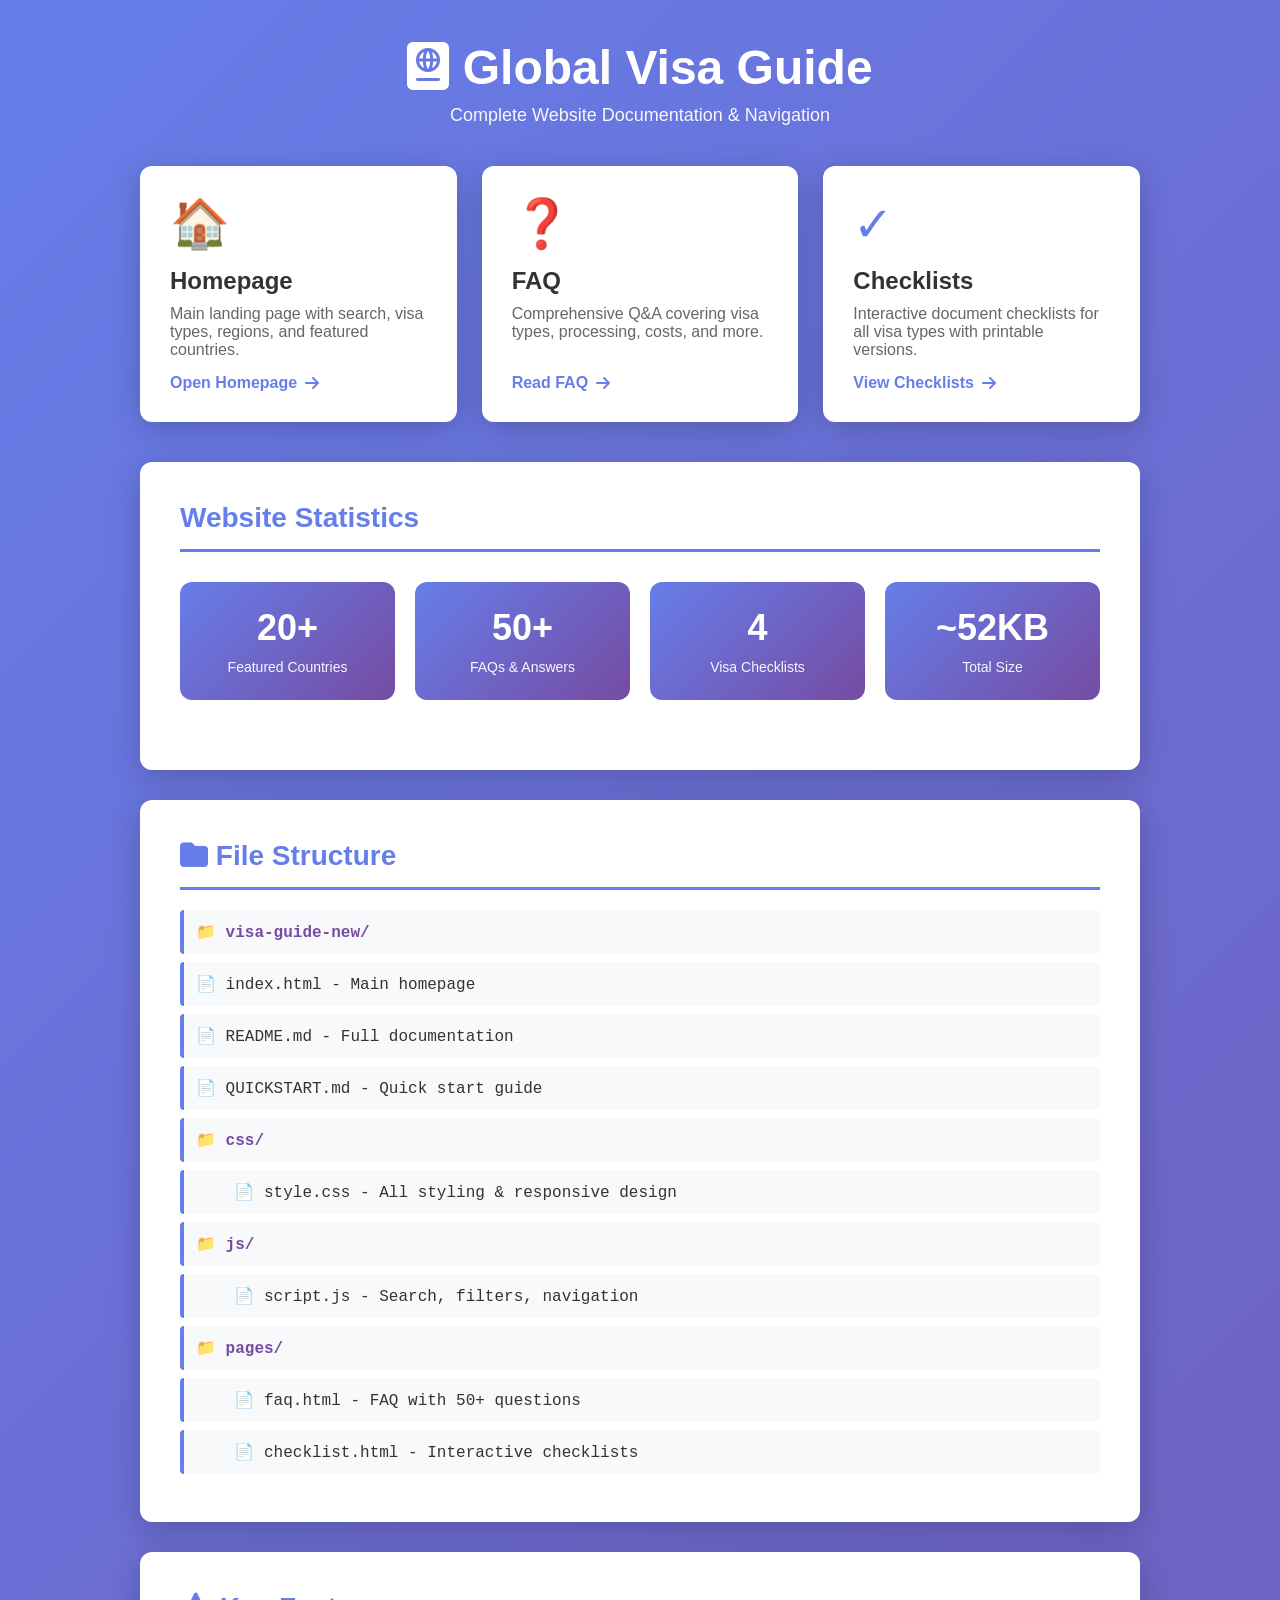
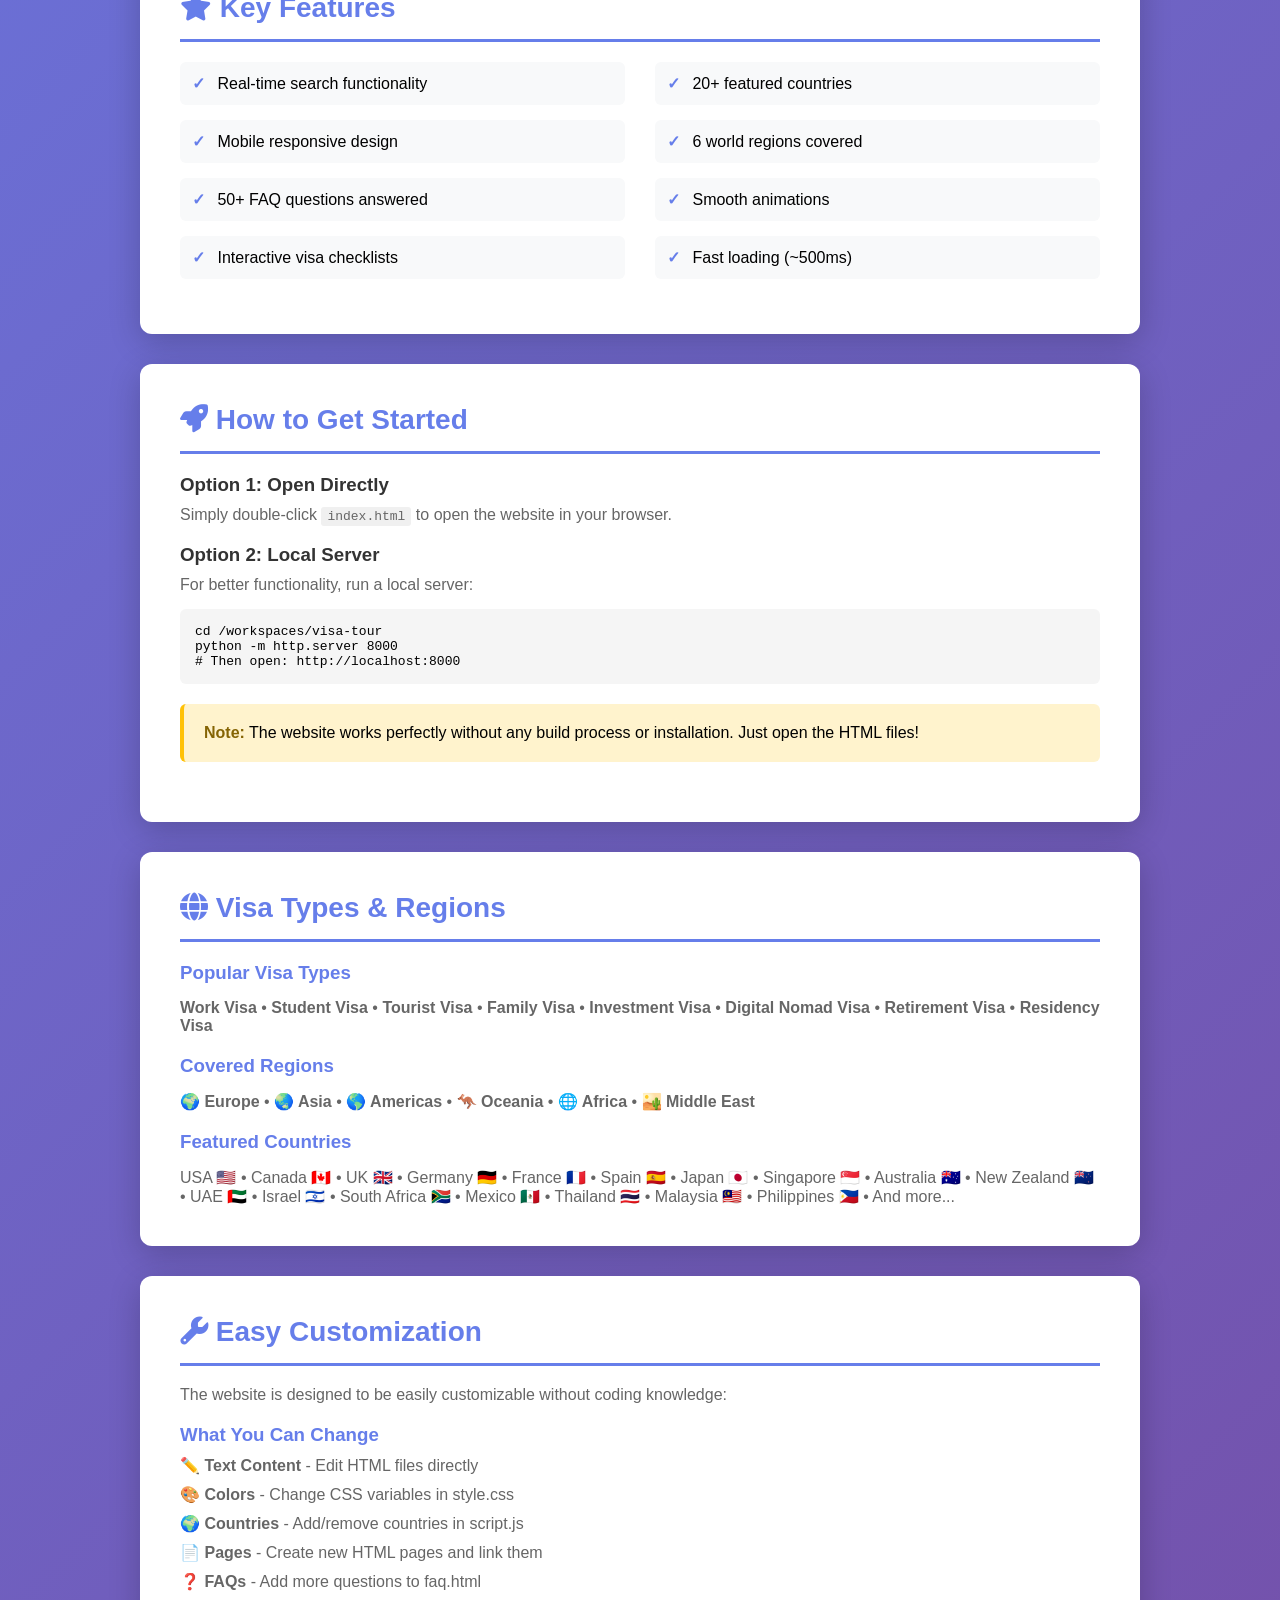
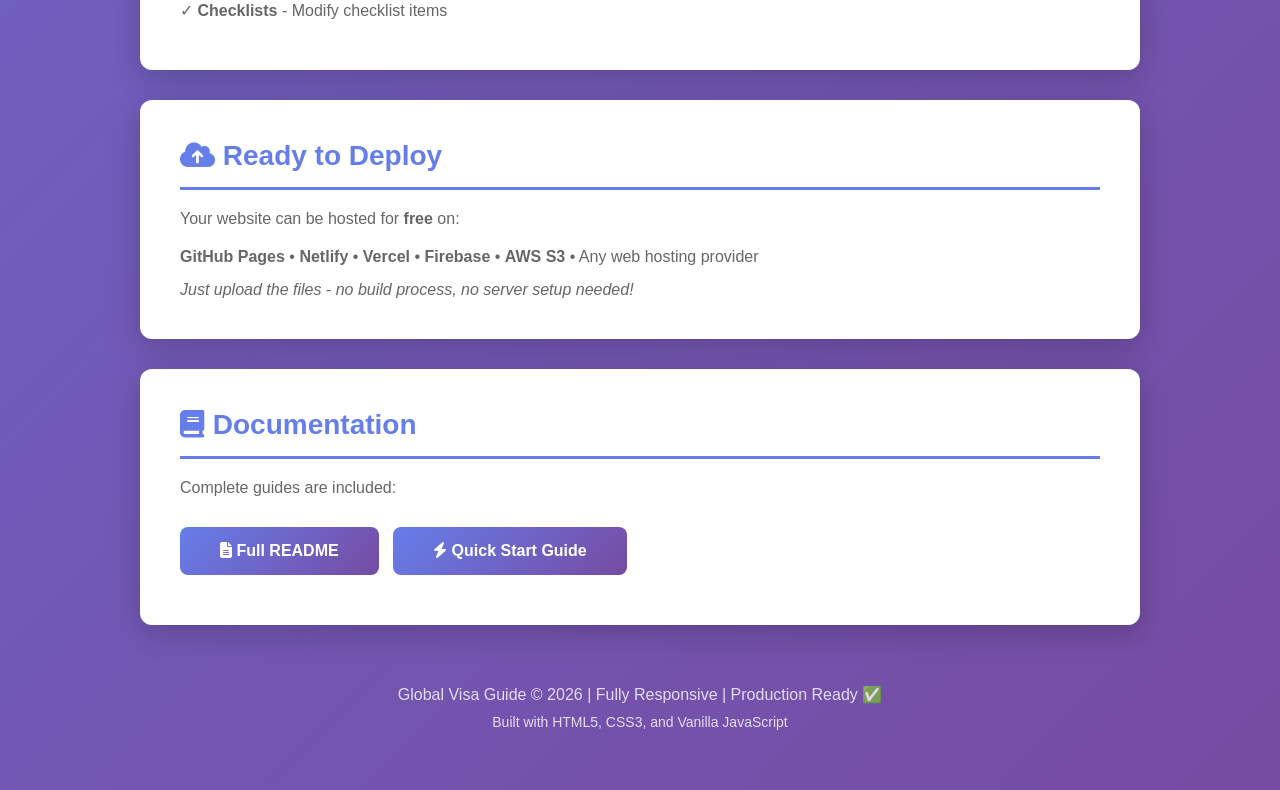
<file: index-docs.html>
<!DOCTYPE html>
<html lang="en">
<head>
    <meta charset="UTF-8">
    <meta name="viewport" content="width=device-width, initial-scale=1.0">
    <title>Website Index - Global Visa Guide</title>
    <link rel="stylesheet" href="https://cdnjs.cloudflare.com/ajax/libs/font-awesome/6.4.0/css/all.min.css">
    <style>
        * {
            margin: 0;
            padding: 0;
            box-sizing: border-box;
        }
        
        body {
            font-family: 'Segoe UI', Tahoma, Geneva, Verdana, sans-serif;
            background: linear-gradient(135deg, #667eea 0%, #764ba2 100%);
            min-height: 100vh;
            padding: 40px 20px;
        }
        
        .container {
            max-width: 1000px;
            margin: 0 auto;
        }
        
        .header {
            text-align: center;
            color: white;
            margin-bottom: 40px;
        }
        
        .header h1 {
            font-size: 48px;
            margin-bottom: 10px;
        }
        
        .header p {
            font-size: 18px;
            opacity: 0.95;
        }
        
        .grid {
            display: grid;
            grid-template-columns: repeat(auto-fit, minmax(300px, 1fr));
            gap: 25px;
            margin-bottom: 40px;
        }
        
        .card {
            background: white;
            border-radius: 12px;
            padding: 30px;
            box-shadow: 0 8px 32px rgba(0, 0, 0, 0.2);
            transition: all 0.3s ease;
            text-decoration: none;
            color: inherit;
            display: flex;
            flex-direction: column;
            cursor: pointer;
        }
        
        .card:hover {
            transform: translateY(-5px);
            box-shadow: 0 12px 40px rgba(0, 0, 0, 0.3);
        }
        
        .card-icon {
            font-size: 48px;
            margin-bottom: 15px;
            color: #667eea;
        }
        
        .card h2 {
            font-size: 24px;
            margin-bottom: 10px;
            color: #333;
        }
        
        .card p {
            color: #666;
            margin-bottom: 15px;
            flex: 1;
        }
        
        .card-link {
            color: #667eea;
            font-weight: 600;
            display: inline-flex;
            align-items: center;
            gap: 8px;
            margin-top: auto;
        }
        
        .card-link:hover {
            gap: 12px;
        }
        
        .section {
            background: white;
            border-radius: 12px;
            padding: 40px;
            margin-bottom: 30px;
            box-shadow: 0 8px 32px rgba(0, 0, 0, 0.2);
        }
        
        .section h2 {
            color: #667eea;
            margin-bottom: 20px;
            font-size: 28px;
            border-bottom: 3px solid #667eea;
            padding-bottom: 15px;
        }
        
        .file-list {
            list-style: none;
            margin: 0;
        }
        
        .file-list li {
            padding: 12px;
            margin: 8px 0;
            background: #f8f9fa;
            border-left: 4px solid #667eea;
            border-radius: 4px;
            font-family: 'Courier New', monospace;
            color: #333;
        }
        
        .file-list li.folder {
            color: #764ba2;
            font-weight: 600;
        }
        
        .feature-list {
            columns: 2;
            gap: 30px;
        }
        
        .feature-list li {
            padding: 12px;
            margin-bottom: 15px;
            background: #f8f9fa;
            border-radius: 6px;
            list-style: none;
        }
        
        .feature-list li:before {
            content: "✓ ";
            color: #667eea;
            font-weight: bold;
            margin-right: 8px;
        }
        
        .stats {
            display: grid;
            grid-template-columns: repeat(auto-fit, minmax(150px, 1fr));
            gap: 20px;
            margin: 30px 0;
        }
        
        .stat-box {
            background: linear-gradient(135deg, #667eea 0%, #764ba2 100%);
            color: white;
            padding: 25px;
            border-radius: 12px;
            text-align: center;
        }
        
        .stat-box .number {
            font-size: 36px;
            font-weight: bold;
            margin-bottom: 10px;
        }
        
        .stat-box .label {
            font-size: 14px;
            opacity: 0.95;
        }
        
        .button {
            display: inline-block;
            padding: 15px 40px;
            background: linear-gradient(135deg, #667eea 0%, #764ba2 100%);
            color: white;
            text-decoration: none;
            border-radius: 8px;
            font-weight: 600;
            margin: 10px 10px 10px 0;
            transition: all 0.3s ease;
            border: none;
            cursor: pointer;
            font-size: 16px;
        }
        
        .button:hover {
            transform: translateY(-2px);
            box-shadow: 0 6px 20px rgba(102, 126, 234, 0.4);
        }
        
        .note-box {
            background: #fff3cd;
            border-left: 4px solid #ffc107;
            padding: 20px;
            border-radius: 6px;
            margin: 20px 0;
        }
        
        .note-box strong {
            color: #856404;
        }
        
        footer {
            text-align: center;
            color: white;
            margin-top: 40px;
            padding: 20px;
            opacity: 0.8;
        }
    </style>
</head>
<body>
    <div class="container">
        <!-- Header -->
        <div class="header">
            <h1><i class="fas fa-passport"></i> Global Visa Guide</h1>
            <p>Complete Website Documentation & Navigation</p>
        </div>

        <!-- Main Navigation Cards -->
        <div class="grid">
            <a href="index.html" class="card">
                <div class="card-icon">🏠</div>
                <h2>Homepage</h2>
                <p>Main landing page with search, visa types, regions, and featured countries.</p>
                <span class="card-link">Open Homepage <i class="fas fa-arrow-right"></i></span>
            </a>

            <a href="pages/faq.html" class="card">
                <div class="card-icon">❓</div>
                <h2>FAQ</h2>
                <p>Comprehensive Q&A covering visa types, processing, costs, and more.</p>
                <span class="card-link">Read FAQ <i class="fas fa-arrow-right"></i></span>
            </a>

            <a href="pages/checklist.html" class="card">
                <div class="card-icon">✓</div>
                <h2>Checklists</h2>
                <p>Interactive document checklists for all visa types with printable versions.</p>
                <span class="card-link">View Checklists <i class="fas fa-arrow-right"></i></span>
            </a>
        </div>

        <!-- Statistics -->
        <div class="section">
            <h2>Website Statistics</h2>
            <div class="stats">
                <div class="stat-box">
                    <div class="number">20+</div>
                    <div class="label">Featured Countries</div>
                </div>
                <div class="stat-box">
                    <div class="number">50+</div>
                    <div class="label">FAQs & Answers</div>
                </div>
                <div class="stat-box">
                    <div class="number">4</div>
                    <div class="label">Visa Checklists</div>
                </div>
                <div class="stat-box">
                    <div class="number">~52KB</div>
                    <div class="label">Total Size</div>
                </div>
            </div>
        </div>

        <!-- File Structure -->
        <div class="section">
            <h2><i class="fas fa-folder"></i> File Structure</h2>
            <ul class="file-list">
                <li class="folder">📁 visa-guide-new/</li>
                <li>📄 index.html - Main homepage</li>
                <li>📄 README.md - Full documentation</li>
                <li>📄 QUICKSTART.md - Quick start guide</li>
                <li class="folder">📁 css/</li>
                <li>&nbsp;&nbsp;&nbsp;&nbsp;📄 style.css - All styling & responsive design</li>
                <li class="folder">📁 js/</li>
                <li>&nbsp;&nbsp;&nbsp;&nbsp;📄 script.js - Search, filters, navigation</li>
                <li class="folder">📁 pages/</li>
                <li>&nbsp;&nbsp;&nbsp;&nbsp;📄 faq.html - FAQ with 50+ questions</li>
                <li>&nbsp;&nbsp;&nbsp;&nbsp;📄 checklist.html - Interactive checklists</li>
            </ul>
        </div>

        <!-- Features -->
        <div class="section">
            <h2><i class="fas fa-star"></i> Key Features</h2>
            <ul class="feature-list">
                <li>Real-time search functionality</li>
                <li>Mobile responsive design</li>
                <li>50+ FAQ questions answered</li>
                <li>Interactive visa checklists</li>
                <li>20+ featured countries</li>
                <li>6 world regions covered</li>
                <li>Smooth animations</li>
                <li>Fast loading (~500ms)</li>
            </ul>
        </div>

        <!-- Quick Start -->
        <div class="section">
            <h2><i class="fas fa-rocket"></i> How to Get Started</h2>
            
            <h3 style="color: #333; margin-top: 20px; margin-bottom: 10px;">Option 1: Open Directly</h3>
            <p style="color: #666; margin-bottom: 15px;">
                Simply double-click <code style="background: #f0f0f0; padding: 2px 6px; border-radius: 3px;">index.html</code> to open the website in your browser.
            </p>
            
            <h3 style="color: #333; margin-top: 20px; margin-bottom: 10px;">Option 2: Local Server</h3>
            <p style="color: #666; margin-bottom: 15px;">
                For better functionality, run a local server:
            </p>
            <pre style="background: #f5f5f5; padding: 15px; border-radius: 6px; overflow-x: auto;"><code>cd /workspaces/visa-tour
python -m http.server 8000
# Then open: http://localhost:8000</code></pre>

            <div class="note-box">
                <strong>Note:</strong> The website works perfectly without any build process or installation. Just open the HTML files!
            </div>
        </div>

        <!-- Content Overview -->
        <div class="section">
            <h2><i class="fas fa-globe"></i> Visa Types & Regions</h2>
            
            <h3 style="color: #667eea; margin: 20px 0 15px;">Popular Visa Types</h3>
            <p style="color: #666; margin-bottom: 15px;">
                <strong>Work Visa</strong> • <strong>Student Visa</strong> • <strong>Tourist Visa</strong> • 
                <strong>Family Visa</strong> • <strong>Investment Visa</strong> • <strong>Digital Nomad Visa</strong> • 
                <strong>Retirement Visa</strong> • <strong>Residency Visa</strong>
            </p>

            <h3 style="color: #667eea; margin: 20px 0 15px;">Covered Regions</h3>
            <p style="color: #666; margin-bottom: 15px;">
                <strong>🌍 Europe</strong> • <strong>🌏 Asia</strong> • <strong>🌎 Americas</strong> • 
                <strong>🦘 Oceania</strong> • <strong>🌐 Africa</strong> • <strong>🏜️ Middle East</strong>
            </p>

            <h3 style="color: #667eea; margin: 20px 0 15px;">Featured Countries</h3>
            <p style="color: #666;">
                USA 🇺🇸 • Canada 🇨🇦 • UK 🇬🇧 • Germany 🇩🇪 • France 🇫🇷 • Spain 🇪🇸 • 
                Japan 🇯🇵 • Singapore 🇸🇬 • Australia 🇦🇺 • New Zealand 🇳🇿 • 
                UAE 🇦🇪 • Israel 🇮🇱 • South Africa 🇿🇦 • Mexico 🇲🇽 • 
                Thailand 🇹🇭 • Malaysia 🇲🇾 • Philippines 🇵🇭 • And more...
            </p>
        </div>

        <!-- Customization -->
        <div class="section">
            <h2><i class="fas fa-wrench"></i> Easy Customization</h2>
            <p style="color: #666; margin-bottom: 20px;">
                The website is designed to be easily customizable without coding knowledge:
            </p>
            
            <h3 style="color: #667eea; margin: 15px 0 10px;">What You Can Change</h3>
            <ul style="list-style: none; color: #666;">
                <li style="margin-bottom: 10px;">✏️ <strong>Text Content</strong> - Edit HTML files directly</li>
                <li style="margin-bottom: 10px;">🎨 <strong>Colors</strong> - Change CSS variables in style.css</li>
                <li style="margin-bottom: 10px;">🌍 <strong>Countries</strong> - Add/remove countries in script.js</li>
                <li style="margin-bottom: 10px;">📄 <strong>Pages</strong> - Create new HTML pages and link them</li>
                <li style="margin-bottom: 10px;">❓ <strong>FAQs</strong> - Add more questions to faq.html</li>
                <li style="margin-bottom: 10px;">✓ <strong>Checklists</strong> - Modify checklist items</li>
            </ul>
        </div>

        <!-- Deployment -->
        <div class="section">
            <h2><i class="fas fa-cloud-upload-alt"></i> Ready to Deploy</h2>
            <p style="color: #666; margin-bottom: 20px;">
                Your website can be hosted for <strong>free</strong> on:
            </p>
            <p style="color: #666;">
                <strong>GitHub Pages</strong> • <strong>Netlify</strong> • <strong>Vercel</strong> • 
                <strong>Firebase</strong> • <strong>AWS S3</strong> • Any web hosting provider
            </p>
            <p style="color: #666; margin-top: 15px; font-style: italic;">
                Just upload the files - no build process, no server setup needed!
            </p>
        </div>

        <!-- Documentation -->
        <div class="section">
            <h2><i class="fas fa-book"></i> Documentation</h2>
            <p style="color: #666; margin-bottom: 20px;">
                Complete guides are included:
            </p>
            <button class="button" onclick="window.location.href='README.md'">
                <i class="fas fa-file-alt"></i> Full README
            </button>
            <button class="button" onclick="window.location.href='QUICKSTART.md'">
                <i class="fas fa-bolt"></i> Quick Start Guide
            </button>
        </div>

        <!-- Footer -->
        <footer>
            <p>Global Visa Guide © 2026 | Fully Responsive | Production Ready ✅</p>
            <p style="margin-top: 10px; font-size: 14px;">
                Built with HTML5, CSS3, and Vanilla JavaScript
            </p>
        </footer>
    </div>
</body>
</html>
</file>
